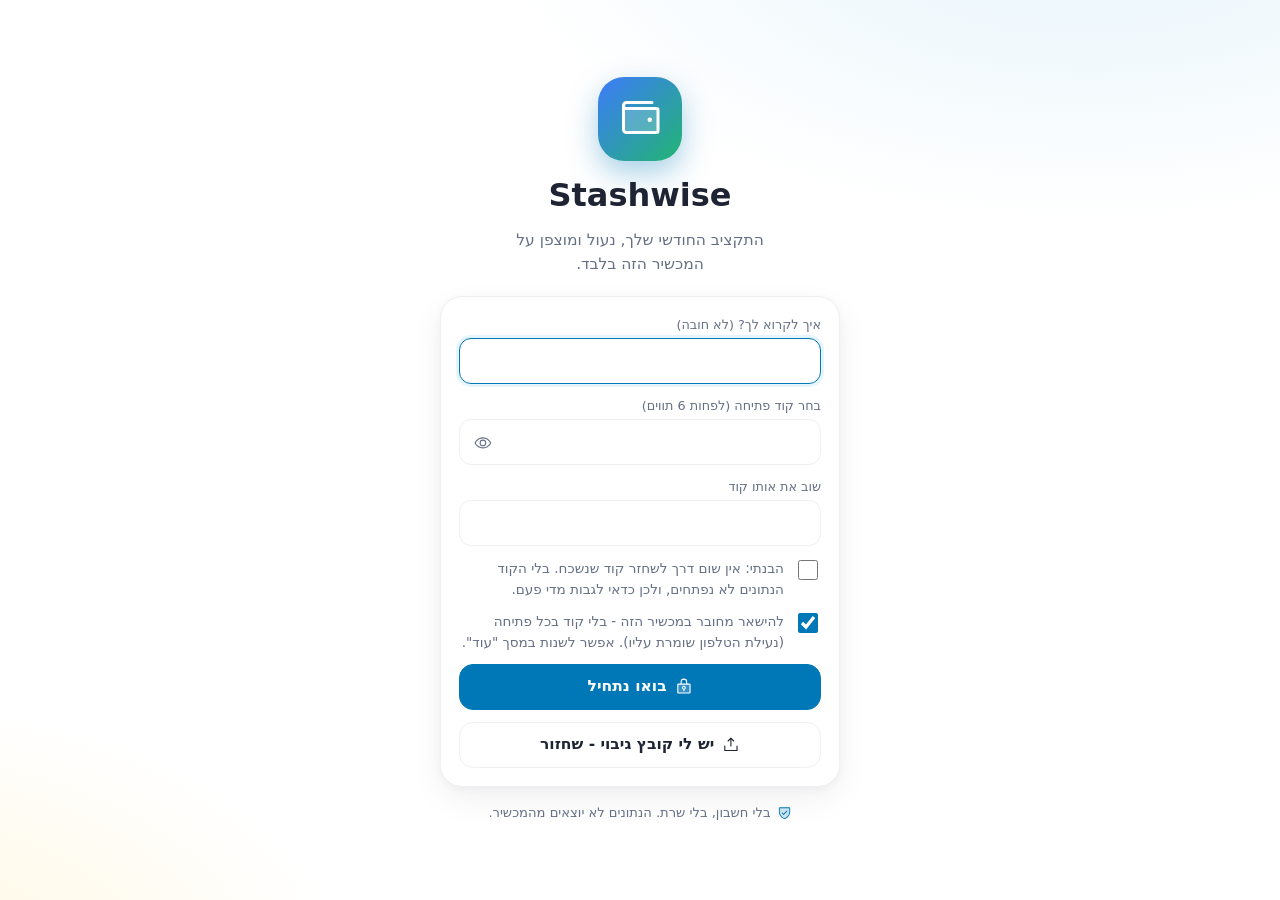
<file: index.html>
<!doctype html>
<html lang="he" dir="rtl">
<head>
<meta charset="utf-8">
<meta name="viewport" content="width=device-width,initial-scale=1,viewport-fit=cover">
<!-- Nothing may load from, or be sent to, any other site: every request is limited to this site's own files ('self'). -->
<meta http-equiv="Content-Security-Policy" content="default-src 'self'; script-src 'self' 'wasm-unsafe-eval'; style-src 'self' 'unsafe-inline'; img-src 'self' data: blob:; font-src 'self'; connect-src 'self'; worker-src 'self'; manifest-src 'self'; object-src 'none'; base-uri 'none'; form-action 'none'; frame-src 'none'">
<meta name="referrer" content="no-referrer">
<title>Stashwise</title>
<meta name="description" content="ניהול תקציב חודשי פרטי ומוצפן - כמה נשאר להוציא, חיסכון, הוצאות קבועות ותקציב לקטגוריות.">
<meta name="theme-color" content="#FFFFFF">
<meta name="apple-mobile-web-app-capable" content="yes">
<meta name="mobile-web-app-capable" content="yes">
<meta name="apple-mobile-web-app-status-bar-style" content="default">
<meta name="apple-mobile-web-app-title" content="Stashwise">
<meta name="format-detection" content="telephone=no">
<link rel="manifest" href="manifest.webmanifest">
<link rel="icon" href="icons/icon.svg" type="image/svg+xml">
<link rel="apple-touch-icon" href="icons/apple-touch-icon.png">
<link rel="stylesheet" href="css/app.css">
</head>
<body>
<div id="lock" class="lock" hidden></div>

<div id="app" hidden>
  <div id="update-bar" class="update-bar" hidden>
    <span>גרסה חדשה של Stashwise מוכנה.</span><button class="btn small" id="update-go" type="button">עדכון</button>
  </div>
  <header class="top">
    <div class="brand"><span class="logo"><svg class="ic" aria-hidden="true"><use href="assets/icons.svg#wallet"></use></svg></span><span>Stashwise</span></div>
    <div id="month-bar" class="month">
      <button id="m-prev" type="button" aria-label="החודש הקודם"><svg class="ic" aria-hidden="true"><use href="assets/icons.svg#caret-right"></use></svg></button>
      <span class="m-mid"><b id="m-label"></b><small id="m-range"></small></span>
      <button id="m-next" type="button" aria-label="החודש הבא"><svg class="ic" aria-hidden="true"><use href="assets/icons.svg#caret-left"></use></svg></button>
      <button id="m-today" class="m-today" type="button" hidden>להיום</button>
    </div>
    <button class="icon-btn" id="lock-now" type="button" aria-label="נעילה"><svg class="ic" aria-hidden="true"><use href="assets/icons.svg#lock"></use></svg></button>
  </header>
  <main class="wrap">
    <section id="view-home" class="view"></section>
    <section id="view-expenses" class="view" hidden></section>
    <section id="view-add" class="view" hidden></section>
    <section id="view-budget" class="view" hidden></section>
    <section id="view-more" class="view" hidden></section>
  </main>
  <nav class="tabs" aria-label="ניווט ראשי">
    <a href="#home" data-v="home"><svg class="ic" aria-hidden="true"><use href="assets/icons.svg#house"></use></svg><span>בית</span></a>
    <a href="#expenses" data-v="expenses"><svg class="ic" aria-hidden="true"><use href="assets/icons.svg#receipt"></use></svg><span>תנועות</span></a>
    <a href="#add" data-v="add" class="tab-add"><span class="plus"><svg class="ic" aria-hidden="true"><use href="assets/icons.svg#plus"></use></svg></span><span>הוספה</span></a>
    <a href="#budget" data-v="budget"><svg class="ic" aria-hidden="true"><use href="assets/icons.svg#sliders"></use></svg><span>תקציב</span></a>
    <a href="#more" data-v="more"><svg class="ic" aria-hidden="true"><use href="assets/icons.svg#gear"></use></svg><span>עוד</span></a>
  </nav>
</div>
<div id="sheet-root"></div>
<div id="toast" class="toast" role="status" aria-live="polite" hidden></div>
<noscript><p style="padding:24px">Stashwise צריכה JavaScript כדי לעבוד.</p></noscript>
<script type="module" src="js/app.js"></script>
</body>
</html>
</file>
<file: css/app.css>
/* שפע - calm mint + warm peach. Light by default, follows the phone's dark mode. */
:root {
  /* white app, bright friendly accents that change with context (good / watch / over, and per category) */
  --bg: #F6F8FC; --surface: #FFFFFF; --surface-2: #F1F4F9; --ink: #1E2433; --muted: #6B7385; --line: #E6EAF2;
  --primary: #3D7BFA; --primary-ink: #FFFFFF; --primary-soft: #E8F0FF;
  --yellow: #F6B829; --yellow-soft: #FFF6DC; --orange: #FF8A4C; --orange-soft: #FFEDE3; --green: #22B573; --green-soft: #E3F7EE;
  --peach: #FF8A4C; --peach-soft: #FFEDE3; --sky: #3D7BFA; --sky-soft: #E8F0FF; --lilac: #8B6CF6; --lilac-soft: #F0EBFF; --pink: #F2559A;
  --warn: #C98A06; --warn-soft: #FFF4D6; --bad: #E5484D; --bad-soft: #FDE8E8; --good: #1FA866;
  --hero: linear-gradient(135deg, #E9F2FF 0%, #E6FAF1 100%);
  --hero-watch: linear-gradient(135deg, #FFF6DA 0%, #FFEBDD 100%);
  --hero-over: linear-gradient(135deg, #FFE9E6 0%, #FFE3EE 100%);
  --hero-accent: #3D7BFA; --hero-bar: linear-gradient(90deg, #3D7BFA, #22B573);
  --shadow: 0 1px 2px rgba(30, 40, 70, .04), 0 8px 24px rgba(30, 40, 70, .06);
  --font: "Rubik", "Heebo", "Assistant", system-ui, -apple-system, "Segoe UI", "Noto Sans Hebrew", Arial, sans-serif;
  --r: 20px;
  color-scheme: light;
}

* { box-sizing: border-box; }
html { -webkit-text-size-adjust: 100%; }
body {
  margin: 0; background: var(--bg); color: var(--ink); font-family: var(--font); font-size: 15.5px; line-height: 1.5;
  -webkit-tap-highlight-color: transparent;
}
[hidden] { display: none !important; }
.ic { width: 1.15em; height: 1.15em; flex: none; display: inline-block; vertical-align: -.2em; }
.ic.big { width: 2.2rem; height: 2.2rem; }
h1, h2 { margin: 0; font-weight: 700; text-wrap: balance; }
h2 { font-size: 1.05rem; display: flex; align-items: center; gap: 8px; }
h2 .ic { color: var(--primary); }
p { margin: 0; }
.num { font-variant-numeric: tabular-nums; direction: ltr; unicode-bidi: isolate; display: inline-block; }
.muted { color: var(--muted); }
.small { font-size: .85rem; }
.hint { color: var(--muted); font-size: .86rem; display: flex; gap: 6px; align-items: flex-start; }
.hint .ic { margin-top: 2px; color: var(--primary); }
a { color: var(--primary); }
button, input, select, textarea { font: inherit; color: inherit; }
button, label[for], summary { cursor: pointer; }
:focus-visible { outline: 2px solid var(--primary); outline-offset: 2px; border-radius: 8px; }

/* ---------- shell ---------- */
.wrap { max-width: 720px; margin: 0 auto; padding-left: max(16px, env(safe-area-inset-left)); padding-right: max(16px, env(safe-area-inset-right)); padding-bottom: calc(100px + env(safe-area-inset-bottom)); }
.top {
  position: sticky; top: 0; z-index: 20; background: rgba(255, 255, 255, .9); border-bottom: 1px solid var(--line); backdrop-filter: blur(12px); -webkit-backdrop-filter: blur(12px);
  display: flex; align-items: center; gap: 10px; justify-content: space-between;
  padding: calc(10px + env(safe-area-inset-top)) max(16px, env(safe-area-inset-right)) 10px max(16px, env(safe-area-inset-left));
}
.top > * { flex: none; }
.brand { display: flex; align-items: center; gap: 8px; font-weight: 800; font-size: 1.25rem; color: var(--ink); }
.brand .logo { width: 32px; height: 32px; border-radius: 10px; background: linear-gradient(135deg, #3D7BFA, #22B573); color: #fff; display: grid; place-items: center; }
.brand .logo .ic { width: 1.2rem; height: 1.2rem; }

.month { display: flex; align-items: center; gap: 2px; background: var(--surface); border: 1px solid var(--line); border-radius: 999px; padding: 3px; position: relative; }
.month > button:not(.m-today) { border: 0; background: none; width: 34px; height: 34px; border-radius: 50%; display: grid; place-items: center; color: var(--muted); }
.month > button:hover { background: var(--surface-2); color: var(--ink); }
.m-mid { display: flex; flex-direction: column; align-items: center; min-width: 96px; line-height: 1.15; }
.m-mid b { font-size: .95rem; }
.m-mid small { font-size: .7rem; color: var(--muted); }
.m-mid small:empty { display: none; }
.m-today { position: absolute; top: calc(100% + 4px); left: 50%; transform: translateX(-50%); border: 0; background: var(--primary-soft); color: var(--primary); font-size: .75rem; font-weight: 600; padding: 2px 10px; border-radius: 999px; }
.update-bar { display: flex; align-items: center; justify-content: center; gap: 12px; padding: calc(8px + env(safe-area-inset-top)) 16px 8px; background: var(--primary); color: var(--primary-ink); font-weight: 500; }
.update-bar .btn { background: var(--primary-ink); color: var(--primary); border: 0; }
.view { display: flex; flex-direction: column; gap: 14px; padding-top: 8px; }

.tabs {
  position: fixed; inset: auto 0 0 0; z-index: 25; background: var(--surface); border-top: 1px solid var(--line);
  display: grid; grid-template-columns: repeat(5, 1fr); align-items: end;
  padding: 6px max(8px, env(safe-area-inset-right)) calc(6px + env(safe-area-inset-bottom)) max(8px, env(safe-area-inset-left));
}
.tabs a { display: flex; flex-direction: column; align-items: center; gap: 2px; padding: 6px 0; color: var(--muted); text-decoration: none; font-size: .74rem; font-weight: 500; border-radius: 12px; }
.tabs a .ic { width: 1.5rem; height: 1.5rem; }
.tabs a.on { color: var(--primary); }
.tabs a.on:not(.tab-add) .ic { transform: translateY(-1px); }
.tab-add .plus { width: 48px; height: 48px; margin-top: -22px; border-radius: 16px; background: linear-gradient(135deg, #FFB547, #FF7A45); color: var(--primary-ink); display: grid; place-items: center; box-shadow: 0 6px 18px rgba(255, 122, 69, .35); border: 3px solid var(--surface); }
.tabs a.tab-add.on .plus { background: linear-gradient(135deg, #3D7BFA, #22B573); }
@media (min-width: 760px) { .tabs { max-width: 560px; margin: 0 auto 14px; border: 1px solid var(--line); border-radius: 22px; box-shadow: var(--shadow); padding-bottom: 6px; } }

/* ---------- cards ---------- */
.card { background: var(--surface); border: 1px solid var(--line); border-radius: var(--r); padding: 16px; display: flex; flex-direction: column; gap: 12px; }
.card-h { display: flex; align-items: center; justify-content: space-between; gap: 10px; flex-wrap: wrap; }
.greet { font-size: 1.05rem; font-weight: 600; color: var(--muted); padding: 2px 4px 0; }
.empty { text-align: center; padding: 18px 8px; color: var(--muted); display: flex; flex-direction: column; align-items: center; gap: 8px; }
.empty .ic { color: var(--primary); opacity: .85; }

/* hero */
.hero { background: var(--hero); color: var(--ink); border: 1px solid #DCE8FB; border-radius: 26px; padding: 18px 20px; display: flex; flex-direction: column; gap: 10px; box-shadow: var(--shadow); }
.hero.watch { background: var(--hero-watch); border-color: #F8E3B0; --hero-accent: #D98A00; --hero-bar: linear-gradient(90deg, #F6B829, #FF8A4C); }
.hero.over { background: var(--hero-over); border-color: #F7CFCF; --hero-accent: #E5484D; --hero-bar: linear-gradient(90deg, #FF8A4C, #E5484D); }
.hero-big { color: var(--hero-accent); }
.hero-top { display: flex; justify-content: space-between; align-items: center; gap: 8px; flex-wrap: wrap; }
.hero-lbl { font-weight: 600; color: var(--ink); }
.pill { display: inline-flex; align-items: center; gap: 5px; background: #FFFFFF; color: var(--hero-accent); box-shadow: 0 1px 2px rgba(0,0,0,.05); padding: 3px 10px; border-radius: 999px; font-size: .8rem; font-weight: 600; }
.hero-big { font-size: clamp(2.7rem, 13vw, 3.8rem); font-weight: 700; line-height: 1; letter-spacing: -.02em; }
.hero-grid { display: grid; grid-template-columns: repeat(3, minmax(0, 1fr)); gap: 8px; }
.hero-grid div { background: rgba(255, 255, 255, .75); border-radius: 14px; padding: 8px 10px; display: flex; flex-direction: column; }
.hero-grid span { font-size: .75rem; color: var(--muted); }
.hero-grid b { font-size: 1.15rem; }
.hero-track { position: relative; height: 8px; border-radius: 999px; background: rgba(255, 255, 255, .9); }
.hero-track i { position: absolute; inset-block: 0; inset-inline-start: 0; border-radius: 999px; background: var(--hero-bar); }
.hero-track b { position: absolute; top: -4px; width: 3px; height: 16px; border-radius: 2px; background: var(--ink); opacity: .45; transform: translateX(50%); }
.hero-sub { font-size: .82rem; color: var(--muted); }

.forecast { flex-direction: row; align-items: flex-start; gap: 12px; }
.forecast b { font-weight: 600; }
.forecast p { color: var(--muted); font-size: .86rem; margin-top: 2px; }
.fc-ic { width: 40px; height: 40px; border-radius: 12px; display: grid; place-items: center; flex: none; background: var(--primary-soft); color: var(--primary); }
.forecast.bad .fc-ic { background: var(--bad-soft); color: var(--bad); }

.onboard { background: linear-gradient(160deg, var(--yellow-soft), var(--surface) 70%); }
.steps { list-style: none; margin: 0; padding: 0; display: flex; flex-direction: column; gap: 10px; counter-reset: s; }
.steps li { display: flex; align-items: center; gap: 10px; counter-increment: s; }
.steps li span { flex: 1; }
.steps li::before { content: counter(s); width: 28px; height: 28px; border-radius: 50%; background: var(--surface); border: 2px solid var(--primary); color: var(--primary); display: grid; place-items: center; font-weight: 700; flex: none; }
.steps li.done::before { content: "✓"; background: var(--primary); color: var(--primary-ink); }
.steps li.done span { color: var(--muted); text-decoration: line-through; }

.split { display: flex; height: 14px; border-radius: 999px; overflow: hidden; background: var(--surface-2); gap: 2px; }
.split i { display: block; height: 100%; }
.legend { display: flex; flex-wrap: wrap; gap: 6px 14px; font-size: .84rem; }
.legend span { display: inline-flex; align-items: center; gap: 6px; }
.legend.tight { font-size: .75rem; color: var(--muted); }
.dot { width: 10px; height: 10px; border-radius: 4px; flex: none; display: inline-block; }
.dot.ring { border: 2px solid var(--line); background: var(--surface-2); }

.cat-ic { width: 38px; height: 38px; border-radius: 12px; display: grid; place-items: center; flex: none; color: var(--c); background: color-mix(in srgb, var(--c) 15%, transparent); }
.cat-ic .ic { width: 1.3rem; height: 1.3rem; }
.env { display: flex; flex-direction: column; gap: 14px; }
.env-row { display: grid; grid-template-columns: 38px minmax(0, 1fr) auto; grid-template-rows: auto auto; column-gap: 10px; row-gap: 6px; align-items: center; }
.env-row .cat-ic { grid-row: span 2; }
.env-n { font-weight: 600; overflow: hidden; text-overflow: ellipsis; white-space: nowrap; }
.env-v { display: flex; flex-direction: column; align-items: flex-end; line-height: 1.2; text-align: end; }
.env-v small { color: var(--muted); font-size: .76rem; }
.bar { grid-column: 2 / 4; height: 8px; border-radius: 999px; background: var(--surface-2); overflow: hidden; }
.bar i { display: block; height: 100%; border-radius: 999px; background: var(--c, var(--primary)); }
.bar.warn i { background: var(--warn); }
.bar.bad i { background: var(--bad); }
.t-ok { color: var(--good); } .t-warn { color: var(--warn); } .t-bad { color: var(--bad); }

.donut-wrap { display: grid; grid-template-columns: 150px minmax(0, 1fr); gap: 16px; align-items: center; }
@media (max-width: 420px) { .donut-wrap { grid-template-columns: 1fr; justify-items: center; } }
.donut { width: 150px; height: 150px; transform: rotate(0deg); }
.donut .d-k { font-size: 3.1px; fill: var(--muted); font-family: var(--font); }
.donut .d-v { font-size: 4.6px; fill: var(--ink); font-weight: 700; font-family: var(--font); }
.dlist { display: flex; flex-direction: column; gap: 7px; width: 100%; font-size: .9rem; }
.dlist div { display: flex; align-items: center; gap: 8px; }
.grow { flex: 1; min-width: 0; overflow: hidden; text-overflow: ellipsis; white-space: nowrap; }

.months { display: grid; grid-template-columns: repeat(6, minmax(0, 1fr)); gap: 6px; align-items: end; }
.mcol { display: flex; flex-direction: column; align-items: center; gap: 4px; }
.mbar-wrap { position: relative; width: 100%; max-width: 38px; height: 110px; }
.mbar-b, .mbar { position: absolute; bottom: 0; left: 0; right: 0; border-radius: 8px 8px 4px 4px; display: block; }
.mbar-b { background: var(--surface-2); border: 1px dashed var(--line); }
.mbar { left: 6px; right: 6px; background: var(--peach); opacity: .75; }
.mbar.over { background: var(--bad); }
.mcol.cur .mbar { opacity: 1; }
.mlbl { font-size: .76rem; color: var(--muted); }
.mcol.cur .mlbl { color: var(--ink); font-weight: 700; }
.mval { font-size: .7rem; color: var(--muted); }

.goals { display: flex; flex-direction: column; gap: 12px; }
.goal-mini { display: flex; flex-direction: column; gap: 6px; }
.goal-mini .bar, .goal .bar { grid-column: auto; }
.goal-top { display: flex; justify-content: space-between; gap: 8px; font-size: .9rem; }

/* transactions */
.tx-list { display: flex; flex-direction: column; }
.tx { display: grid; grid-template-columns: 38px minmax(0, 1fr) auto; gap: 12px; align-items: center; padding: 10px 2px; background: none; border: 0; border-top: 1px solid var(--line); width: 100%; text-align: start; border-radius: 0; }
.tx:first-child { border-top: 0; }
.tx:hover { background: var(--surface-2); }
.tx-mid { min-width: 0; display: flex; flex-direction: column; }
.tx-m { font-weight: 500; overflow: hidden; text-overflow: ellipsis; white-space: nowrap; }
.tx-s { display: flex; flex-wrap: wrap; gap: 3px 8px; font-size: .78rem; color: var(--muted); align-items: center; }
.tx-a { font-weight: 700; white-space: nowrap; }
.tx-a.pos { color: var(--good); }
.tx-a.dim { color: var(--muted); font-weight: 500; text-decoration: line-through; }
.tx-a.back { color: var(--muted); font-weight: 500; text-decoration: line-through; text-decoration-color: #14B8C9; }
.rules summary h2 { display: inline; }
.rl-list { display: flex; flex-direction: column; gap: 8px; margin-top: 10px; max-height: 420px; overflow-y: auto; }
.rl-row { display: grid; grid-template-columns: minmax(0, 1fr) minmax(130px, 50%) 44px; gap: 8px; align-items: center; }
.rl-row[hidden] { display: none; }
.rl-n { min-width: 0; display: flex; flex-direction: column; }
.rl-n b { overflow: hidden; text-overflow: ellipsis; white-space: nowrap; }
.nc-inline { display: flex; gap: 8px; align-items: center; margin-top: 8px; }
.nc-inline input { flex: 1; min-width: 0; }
.chip.back { background: #E3F7FA; color: #0E7C89; }
.chip { display: inline-flex; align-items: center; gap: 4px; font-size: .7rem; font-weight: 600; padding: 1px 8px; border-radius: 999px; background: var(--surface-2); color: var(--muted); }
.chip .ic { width: .9em; height: .9em; }
.chip.good { background: var(--primary-soft); color: var(--good); }
.chip.lilac { background: var(--lilac-soft); color: var(--lilac); }
.chip.peach { background: var(--peach-soft); color: var(--peach); }
.chip.warn { background: var(--warn-soft); color: var(--warn); }
.day-h { font-size: .78rem; font-weight: 600; color: var(--muted); padding: 10px 2px 2px; }
.search { position: relative; }
.search .ic { position: absolute; top: 50%; inset-inline-start: 12px; transform: translateY(-50%); color: var(--muted); }
.search input { padding-inline-start: 38px; }
.fab { position: fixed; z-index: 22; bottom: calc(86px + env(safe-area-inset-bottom)); left: max(18px, calc(env(safe-area-inset-left) + 18px)); height: 50px; padding: 0 18px; border-radius: 16px; border: 0; background: var(--primary); color: #fff; font-weight: 600; display: flex; align-items: center; gap: 8px; box-shadow: 0 8px 22px rgba(0, 0, 0, .18); }

/* forms */
.field { display: flex; flex-direction: column; gap: 4px; min-width: 0; }
.field label, .field > span { font-size: .8rem; color: var(--muted); font-weight: 500; }
input[type=text], input[type=number], input[type=date], input[type=search], input[type=password], select, textarea {
  width: 100%; min-width: 0; min-height: 46px; padding: 10px 12px; border-radius: 12px; border: 1px solid var(--line); background: var(--surface); font-size: 16px;
}
textarea { resize: vertical; line-height: 1.5; }
input[type=number] { direction: ltr; text-align: right; }
input:focus, select:focus, textarea:focus { outline: none; border-color: var(--primary); box-shadow: 0 0 0 3px var(--primary-soft); }
.row2 { display: grid; grid-template-columns: repeat(2, minmax(0, 1fr)); gap: 10px; }
.btn-row { display: flex; flex-wrap: wrap; gap: 10px; }
.btn { display: inline-flex; align-items: center; justify-content: center; gap: 8px; min-height: 46px; padding: 0 16px; border-radius: 14px; border: 1px solid var(--line); background: var(--surface); font-weight: 600; text-decoration: none; color: var(--ink); }
.btn:hover { background: var(--surface-2); }
.btn.primary { background: var(--primary); border-color: var(--primary); color: var(--primary-ink); }
.btn.primary:hover { filter: brightness(1.06); }
.btn.ghost { border-color: transparent; background: var(--surface-2); }
.btn.small { min-height: 36px; padding: 0 12px; font-size: .85rem; border-radius: 11px; }
.btn.wide { width: 100%; }
.btn.danger { color: var(--bad); }
.btn.armed, .btn.danger.armed { background: var(--bad); border-color: var(--bad); color: #fff; }
.btn:disabled { opacity: .5; cursor: not-allowed; }
.icon-btn { width: 42px; height: 42px; border-radius: 12px; border: 0; background: none; display: grid; place-items: center; color: var(--muted); flex: none; }
.icon-btn:hover { background: var(--surface-2); color: var(--ink); }
.icon-btn.armed { background: var(--bad); color: #fff; }
.link-btn { background: none; border: 0; color: var(--muted); text-decoration: underline; padding: 8px; }
.seg { display: inline-flex; background: var(--surface-2); border-radius: 12px; padding: 3px; gap: 3px; }
.seg button { border: 0; background: none; padding: 6px 14px; border-radius: 9px; font-weight: 600; color: var(--muted); }
.seg button.on { background: var(--surface); color: var(--ink); box-shadow: var(--shadow); }

/* add */
.intro p { font-size: .9rem; }
.option { display: flex; align-items: center; gap: 14px; background: var(--surface); border: 1px solid var(--line); border-radius: var(--r); padding: 16px; text-align: start; width: 100%; }
.option:hover { border-color: var(--primary); }
.opt-ic { width: 48px; height: 48px; border-radius: 15px; display: grid; place-items: center; flex: none; color: var(--c); background: color-mix(in srgb, var(--c) 14%, transparent); }
.opt-ic .ic { width: 1.6rem; height: 1.6rem; }
.opt-t { flex: 1; display: flex; flex-direction: column; min-width: 0; }
.opt-t small { color: var(--muted); font-size: .84rem; }
.badge { font-size: .72rem; font-weight: 700; color: var(--primary); background: var(--primary-soft); padding: 3px 9px; border-radius: 999px; }
.option .go { color: var(--muted); }
.help summary { font-weight: 600; display: flex; align-items: center; gap: 8px; list-style: none; }
.help summary::-webkit-details-marker { display: none; }
.help p { font-size: .9rem; }
.help[open] { gap: 10px; }
.how { margin: 0; padding-inline-start: 20px; display: flex; flex-direction: column; gap: 6px; font-size: .92rem; }
.status { flex-direction: row; align-items: center; }
.spin { width: 18px; height: 18px; border-radius: 50%; border: 2.5px solid color-mix(in srgb, currentColor 25%, transparent); border-top-color: currentColor; animation: sp .9s linear infinite; flex: none; display: inline-block; }
@keyframes sp { to { transform: rotate(360deg); } }
@media (prefers-reduced-motion: reduce) { .spin { animation-duration: 3s; } }
.notice { display: flex; gap: 10px; align-items: flex-start; padding: 12px 14px; border-radius: 14px; background: var(--warn-soft); font-size: .9rem; }
.notice .ic { color: var(--warn); margin-top: 2px; }
.notice.bad { background: var(--bad-soft); }
.notice.bad .ic { color: var(--bad); }
.filebar { display: flex; flex-direction: column; gap: 10px; }
.filebar summary { font-size: .86rem; color: var(--primary); font-weight: 600; }
.map-grid { display: grid; grid-template-columns: repeat(2, minmax(0, 1fr)); gap: 8px; margin-top: 8px; }
.row-tools { display: flex; gap: 8px; flex-wrap: wrap; }
.rev { display: flex; flex-direction: column; gap: 10px; }
.rev-row { background: var(--surface); border: 1px solid var(--line); border-radius: 16px; padding: 12px; display: grid; grid-template-columns: 28px minmax(0, 1fr); gap: 8px 10px; }
.rev-row.off { opacity: .55; }
.rev-row > input[type=checkbox] { width: 22px; height: 22px; margin: 12px 0 0; accent-color: var(--primary); }
.rev-f { display: grid; grid-template-columns: repeat(2, minmax(0, 1fr)); gap: 8px; }
.rev-f .wide { grid-column: 1 / -1; }
@media (min-width: 640px) { .rev-f { grid-template-columns: repeat(4, minmax(0, 1fr)); } }
.rev-b { grid-column: 2; display: flex; flex-wrap: wrap; gap: 6px; }
.rev-b:empty { display: none; }
.savebar { position: sticky; bottom: calc(84px + env(safe-area-inset-bottom)); z-index: 5; background: var(--surface); border: 1px solid var(--line); border-radius: 16px; padding: 10px 12px; display: flex; gap: 10px; align-items: center; justify-content: space-between; box-shadow: var(--shadow); }

/* budget */
.sumgrid { display: grid; grid-template-columns: repeat(2, minmax(0, 1fr)); gap: 8px; }
@media (min-width: 560px) { .sumgrid { grid-template-columns: repeat(4, minmax(0, 1fr)); } }
.stat { background: var(--surface-2); border-radius: 14px; padding: 10px 12px; display: flex; flex-direction: column; }
.stat span { font-size: .78rem; color: var(--muted); }
.stat b { font-size: 1.15rem; }
.stat.hl { background: var(--primary-soft); }
.stat.hl b { color: var(--primary); }
.unalloc { font-size: .88rem; padding: 9px 12px; border-radius: 12px; background: var(--surface-2); display: flex; align-items: center; gap: 6px; flex-wrap: wrap; }
.unalloc.ok { background: var(--primary-soft); color: var(--good); }
.unalloc.bad { background: var(--bad-soft); color: var(--bad); }
.elist { display: flex; flex-direction: column; gap: 10px; }
.erow { display: grid; grid-template-columns: minmax(0, 1.4fr) minmax(0, 1fr) 42px; gap: 8px; align-items: end; }
.erow.fx { grid-template-columns: minmax(0, 1.2fr) minmax(0, .8fr) minmax(0, 1.2fr) 42px; }
@media (max-width: 540px) { .erow.fx { grid-template-columns: minmax(0, 1fr) minmax(0, 1fr) 42px; } .erow.fx .kw { grid-column: 1 / 3; grid-row: 2; } }
.del { color: var(--muted); }
.sv-line { font-size: .92rem; }
.goal { border: 1px solid var(--line); border-radius: 16px; padding: 12px; display: flex; flex-direction: column; gap: 10px; background: var(--surface-2); }
.goal input { background: var(--surface); }
.goal-foot { display: flex; align-items: center; justify-content: space-between; gap: 8px; flex-wrap: wrap; font-size: .85rem; }
.crow { display: grid; grid-template-columns: 38px minmax(0, 1.5fr) minmax(0, 1fr) 42px; gap: 8px; align-items: center; }
.newcat { display: flex; flex-direction: column; gap: 10px; border-top: 1px dashed var(--line); padding-top: 12px; }
.newcat summary { font-weight: 600; color: var(--primary); display: flex; align-items: center; gap: 6px; list-style: none; }
.newcat summary::-webkit-details-marker { display: none; }
.newcat[open] summary { margin-bottom: 10px; }
.newcat .btn { margin-top: 10px; align-self: flex-start; }
.icon-pick { display: flex; flex-wrap: wrap; gap: 6px; margin-top: 10px; }
.icon-pick button { width: 40px; height: 40px; border-radius: 12px; border: 1px solid var(--line); background: var(--surface); display: grid; place-items: center; color: var(--muted); }
.icon-pick button.on { border-color: var(--primary); background: var(--primary-soft); color: var(--primary); }
.explain p { font-size: .9rem; color: var(--muted); }

/* more */
.facts { list-style: none; margin: 0; padding: 0; display: flex; flex-direction: column; gap: 10px; }
.facts li { display: flex; gap: 10px; align-items: flex-start; font-size: .92rem; }
.facts .ic { color: var(--primary); margin-top: 3px; }
.ok-line { display: flex; align-items: center; gap: 8px; color: var(--good); font-weight: 600; }
.danger-zone { border-color: color-mix(in srgb, var(--bad) 35%, var(--line)); }
.danger-zone h2 .ic { color: var(--bad); }

/* lock */
.lock { min-height: 100vh; min-height: 100dvh; display: grid; place-items: center; padding: max(24px, env(safe-area-inset-top)) max(16px, env(safe-area-inset-right)) max(24px, env(safe-area-inset-bottom)) max(16px, env(safe-area-inset-left));
  background: radial-gradient(1000px 520px at 85% -10%, var(--primary-soft), transparent 60%), radial-gradient(800px 480px at -10% 110%, var(--yellow-soft), transparent 60%), #FFFFFF; }
.lock-card { width: 100%; max-width: 400px; display: flex; flex-direction: column; align-items: center; gap: 10px; text-align: center; }
.lock-logo { width: 84px; height: 84px; border-radius: 26px; background: linear-gradient(135deg, #3D7BFA, #22B573); color: #fff; display: grid; place-items: center; box-shadow: 0 12px 30px color-mix(in srgb, var(--primary) 35%, transparent); }
.lock-logo .ic { width: 3rem; height: 3rem; }
.lock-card h1 { font-size: 2rem; color: var(--ink); }
.lock-sub { color: var(--muted); max-width: 30ch; }
.lock-form { width: 100%; display: flex; flex-direction: column; gap: 12px; text-align: start; margin-top: 10px; background: var(--surface); border: 1px solid var(--line); border-radius: 22px; padding: 18px; box-shadow: var(--shadow); }
.pass-wrap { position: relative; }
.pass-wrap input { padding-inline-end: 48px; }
.pass-wrap .icon-btn { position: absolute; inset-inline-end: 2px; top: 2px; }
.check { display: flex; gap: 10px; align-items: flex-start; font-size: .85rem; color: var(--muted); }
.check input { width: 20px; height: 20px; margin-top: 2px; accent-color: var(--primary); flex: none; }
.form-err { color: var(--bad); background: var(--bad-soft); padding: 8px 12px; border-radius: 10px; font-size: .88rem; }
.lock-foot { color: var(--muted); font-size: .82rem; display: flex; align-items: center; gap: 6px; margin-top: 6px; }
.lock-foot .ic { color: var(--primary); }

/* sheet + toast */
.sheet-bg { position: fixed; inset: 0; z-index: 50; background: rgba(20, 28, 45, .35); display: flex; align-items: flex-end; justify-content: center; animation: fade .15s ease-out; }
.sheet { width: 100%; max-width: 560px; background: var(--surface); border-radius: 24px 24px 0 0; max-height: 92vh; max-height: 92dvh; overflow: auto;
  padding: 16px max(16px, env(safe-area-inset-right)) calc(18px + env(safe-area-inset-bottom)) max(16px, env(safe-area-inset-left)); display: flex; flex-direction: column; gap: 12px; animation: up .2s ease-out; }
.sheet-h { display: flex; align-items: center; justify-content: space-between; }
@media (min-width: 760px) { .sheet-bg { align-items: center; } .sheet { border-radius: 24px; } }
@keyframes up { from { transform: translateY(24px); opacity: .6; } }
@keyframes fade { from { opacity: 0; } }
@media (prefers-reduced-motion: reduce) { .sheet, .sheet-bg { animation: none; } }
.toast { position: fixed; z-index: 60; bottom: calc(96px + env(safe-area-inset-bottom)); left: 50%; transform: translateX(-50%); background: var(--ink); color: var(--bg); padding: 10px 16px; border-radius: 14px; font-weight: 500; max-width: calc(100% - 32px); box-shadow: var(--shadow); text-align: center; }

/* screenshots, privacy, review (v1.1) */
.option.drop.over { border-color: var(--primary); background: var(--primary-soft); }
.privacy { flex-direction: row; gap: 12px; align-items: flex-start; background: linear-gradient(160deg, var(--green-soft), var(--surface) 75%); }
.privacy > .ic { color: var(--green) !important; }
.privacy > .ic { width: 1.6rem; height: 1.6rem; color: var(--primary); flex: none; margin-top: 2px; }
.privacy p { color: var(--muted); font-size: .86rem; margin-top: 2px; }
.reading { align-items: center; text-align: center; padding: 28px 18px; }
.read-ic { width: 64px; height: 64px; border-radius: 20px; background: var(--primary-soft); color: var(--primary); display: grid; place-items: center; }
.read-ic .ic { width: 2rem; height: 2rem; animation: pulse 1.6s ease-in-out infinite; }
@keyframes pulse { 50% { transform: scale(.88); opacity: .7; } }
@media (prefers-reduced-motion: reduce) { .read-ic .ic { animation: none; } }
.progress { width: 100%; height: 10px; border-radius: 999px; background: var(--surface-2); overflow: hidden; }
.progress i { display: block; height: 100%; border-radius: 999px; background: var(--primary); transition: width .3s ease; }
.rv-stats { display: flex; flex-wrap: wrap; gap: 6px; }
.rv-stats .chip { font-size: .78rem; padding: 3px 10px; }
.link-btn.left { align-self: flex-start; padding: 0; color: var(--primary); }
.rev-main { min-width: 0; display: flex; flex-direction: column; gap: 6px; }
.rev-top { display: flex; justify-content: space-between; gap: 10px; align-items: baseline; }
.rev-name { min-width: 0; overflow: hidden; text-overflow: ellipsis; white-space: nowrap; font-weight: 600; }
.rev-amt { white-space: nowrap; }
.rev-meta { display: flex; flex-wrap: wrap; align-items: center; gap: 4px 8px; font-size: .8rem; color: var(--muted); }
.rev-meta > .ic { width: .95em; height: .95em; }
.rev-cat select { min-height: 40px; padding: 6px 10px; font-size: 15px; }
.rev-edit summary { font-size: .82rem; color: var(--primary); font-weight: 600; display: inline-flex; align-items: center; gap: 4px; list-style: none; }
.rev-edit summary::-webkit-details-marker { display: none; }
.rev-edit[open] summary { margin-bottom: 8px; }
.rev-row > input[type=checkbox] { margin-top: 2px; }
input[type=time] { width: 100%; min-width: 0; min-height: 46px; padding: 10px 12px; border-radius: 12px; border: 1px solid var(--line); background: var(--surface); font-size: 16px; }

/* v1.2: inbox, insights, tiles, slip, drill-down */
.remind { flex-direction: row; align-items: center; gap: 12px; background: linear-gradient(135deg, var(--yellow-soft), #FFFFFF 80%); border-color: #F8E3B0; }
.remind p { color: var(--muted); font-size: .85rem; }
.r-ic { width: 44px; height: 44px; border-radius: 14px; display: grid; place-items: center; flex: none; background: #FFFFFF; color: var(--yellow); box-shadow: var(--shadow); }
.r-ic .ic { width: 1.5rem; height: 1.5rem; }
.grow2 { flex: 1; min-width: 0; }
.inbox { border-color: #DCE8FB; background: linear-gradient(160deg, var(--primary-soft), #FFFFFF 60%); }
.count { display: inline-grid; place-items: center; min-width: 24px; height: 24px; padding: 0 7px; border-radius: 999px; background: var(--primary); color: #fff; font-size: .78rem; }
.inbox-list { display: flex; flex-direction: column; gap: 10px; }
.ib-row { background: #FFFFFF; border: 1px solid var(--line); border-radius: 16px; padding: 12px; display: flex; flex-direction: column; gap: 6px; }
.ib-top { display: flex; justify-content: space-between; gap: 10px; }
.ib-top b:first-child { min-width: 0; overflow: hidden; text-overflow: ellipsis; white-space: nowrap; }
.ib-meta { font-size: .78rem; color: var(--muted); }
.chips { display: flex; flex-wrap: wrap; gap: 6px; }
.qchip { display: inline-flex; align-items: center; gap: 5px; border: 1px solid color-mix(in srgb, var(--c, var(--muted)) 30%, transparent); background: color-mix(in srgb, var(--c, var(--muted)) 10%, #FFFFFF); color: var(--ink); padding: 6px 11px; border-radius: 999px; font-size: .82rem; font-weight: 500; min-height: 34px; }
.qchip .ic { color: var(--c, var(--muted)); width: 1em; height: 1em; }
.qchip:hover { background: color-mix(in srgb, var(--c, var(--muted)) 20%, #FFFFFF); }
.qchip.more, .qchip.keep { --c: #7E8AA3; }
.qchip.keep { color: var(--muted); }
.chips.big .qchip { font-size: .95rem; padding: 10px 14px; min-height: 44px; }
.tiles { display: grid; grid-template-columns: repeat(3, minmax(0, 1fr)); gap: 10px; }
.tile { border-radius: 18px; padding: 12px; display: flex; flex-direction: column; gap: 2px; min-width: 0; border: 1px solid var(--line); background: #FFFFFF; }
.tile span { display: flex; align-items: center; gap: 5px; font-size: .74rem; color: var(--muted); }
.tile span .ic { width: 1em; height: 1em; }
.tile b { font-size: 1.12rem; }
.tile small { font-size: .74rem; color: var(--muted); overflow: hidden; text-overflow: ellipsis; white-space: nowrap; }
.t-orange { background: var(--orange-soft); border-color: #FFD9C4; } .t-orange span .ic { color: var(--orange); }
.t-blue { background: var(--primary-soft); border-color: #D3E2FD; } .t-blue span .ic { color: var(--primary); }
.t-green { background: var(--green-soft); border-color: #C9EEDC; } .t-green span .ic { color: var(--green); }
@media (max-width: 380px) { .tiles { grid-template-columns: 1fr 1fr; } .tiles .tile:last-child { grid-column: 1 / -1; } }
.insights { display: flex; flex-direction: column; gap: 8px; }
.ins { display: flex; gap: 10px; align-items: flex-start; padding: 10px 12px; border-radius: 14px; font-size: .9rem; }
.ins .ic { width: 1.2rem; height: 1.2rem; flex: none; margin-top: 2px; }
.ins.alert { background: var(--orange-soft); } .ins.alert .ic { color: var(--orange); }
.ins.tip { background: var(--yellow-soft); } .ins.tip .ic { color: var(--warn); }
.ins.good { background: var(--green-soft); } .ins.good .ic { color: var(--green); }
.env-row[data-catd] { cursor: pointer; border-radius: 12px; margin: -4px; padding: 4px; }
.env-row[data-catd]:hover { background: var(--surface-2); }
.cat-head { display: flex; align-items: center; gap: 12px; }
.cat-head b { font-size: 1.3rem; }
.map-link { display: inline-flex; align-items: center; gap: 6px; font-size: .88rem; font-weight: 600; text-decoration: none; color: var(--primary); }
.map-link small { color: var(--muted); font-weight: 400; }
.slip-card { background: linear-gradient(170deg, var(--yellow-soft), #FFFFFF 45%); }
.slip-big { display: flex; flex-direction: column; gap: 4px; }
.slip-big span { color: var(--muted); font-size: .85rem; }
.slip-big input { font-size: 1.8rem; font-weight: 700; min-height: 60px; }
.sr { position: absolute; width: 1px; height: 1px; overflow: hidden; clip: rect(0 0 0 0); }

/* ===== v2 "Stashwise": calm home, one next step, rewards ===== */
:root { --gold: #F6B829; --gold-ink: #7A5500; --gold-soft: #FFF6DC; }
body { background: #FFFFFF; }
.view { gap: 16px; }
.card { border-color: #EEF1F6; box-shadow: 0 1px 2px rgba(30, 40, 70, .03); }
.greet { font-size: 1rem; font-weight: 600; color: var(--muted); padding: 4px 4px 0; }
.link { background: none; border: 0; color: var(--primary); font-weight: 600; font-size: .88rem; text-decoration: none; padding: 4px; }

.hero2 { --rc: var(--green); display: flex; flex-direction: column; align-items: center; gap: 6px; padding: 8px 0 4px; text-align: center; }
.hero2.watch { --rc: var(--yellow); } .hero2.over { --rc: var(--bad); }
.ring-wrap { position: relative; width: min(230px, 64vw); aspect-ratio: 1; max-width: 100%; }
.ring { width: 100%; height: 100%; transform: rotate(-90deg); }
.ring circle { fill: none; stroke-width: 9; }
.ring-bg { stroke: #EEF2F7; }
.ring-fg { stroke: var(--rc); stroke-linecap: round; transition: stroke-dashoffset .9s cubic-bezier(.2, .8, .2, 1); }
.ring-in { position: absolute; inset: 0; display: flex; flex-direction: column; align-items: center; justify-content: center; gap: 2px; }
.h-lbl { font-size: .9rem; color: var(--muted); font-weight: 500; }
.h-big { font-size: clamp(2.3rem, 12vw, 3.1rem); font-weight: 800; letter-spacing: -.02em; color: var(--ink); line-height: 1.05; }
.hero2.over .h-big { color: var(--bad); }
.h-sub { color: var(--muted); font-size: .92rem; }
.fc { display: inline-flex; align-items: center; gap: 6px; font-size: .84rem; font-weight: 600; padding: 5px 12px; border-radius: 999px; }
.fc.ok { background: var(--green-soft); color: var(--good); } .fc.bad { background: var(--orange-soft); color: #C2531B; }

.next { gap: 10px; border: 0; }
.next p { color: var(--muted); font-size: .9rem; }
.nx-h { display: flex; align-items: center; gap: 10px; }
.nx-h b { flex: 1; font-size: 1rem; }
.nx-ic { width: 34px; height: 34px; border-radius: 11px; display: grid; place-items: center; background: #FFFFFF; flex: none; }
.nx-count { font-size: .78rem; color: var(--muted); }
.next.ask { background: var(--primary-soft); } .next.ask .nx-ic { color: var(--primary); }
.next.slip { background: var(--gold-soft); } .next.slip .nx-ic { color: var(--gold); }
.next.warnc { background: var(--orange-soft); } .next.warnc .nx-ic { color: var(--orange); }
.next.goodc { background: var(--green-soft); } .next.goodc .nx-ic { color: var(--green); }
.next .btn { align-self: flex-start; }
.next .qchip { background: #FFFFFF; }

.save-card { gap: 14px; }
.streak { display: flex; align-items: center; gap: 12px; }
.streak b { display: block; }
.streak small { color: var(--muted); font-size: .82rem; }
.flame { width: 40px; height: 40px; border-radius: 13px; display: grid; place-items: center; background: linear-gradient(135deg, #FFB547, #FF7A45); color: #fff; flex: none; }
.flame .ic { width: 1.35rem; height: 1.35rem; }
.goal-hero { display: flex; flex-direction: column; gap: 8px; }
.gh-top { display: flex; align-items: center; gap: 12px; }
.gh-top small { display: block; color: var(--muted); font-size: .82rem; }
.gh-ic { width: 40px; height: 40px; border-radius: 13px; display: grid; place-items: center; background: var(--gold-soft); color: var(--gold); flex: none; }
.gh-ic .ic { width: 1.35rem; height: 1.35rem; }
.gh-pct { color: var(--gold-ink); font-size: 1.1rem; }
.gold-bar { height: 12px; border-radius: 999px; background: var(--gold-soft); overflow: hidden; }
.gold-bar i { display: block; height: 100%; border-radius: 999px; background: linear-gradient(90deg, #F6B829, #FFCF5C); transition: width .8s cubic-bezier(.2, .8, .2, 1); }
.btn.gold { background: var(--gold); border-color: var(--gold); color: #3B2A00; align-self: flex-start; }

.cats { display: flex; flex-direction: column; gap: 14px; }
.cat-line { display: flex; align-items: center; gap: 12px; cursor: pointer; border-radius: 12px; }
.cl-mid { flex: 1; min-width: 0; display: flex; flex-direction: column; gap: 6px; }
.cl-top { display: flex; justify-content: space-between; gap: 8px; font-size: .92rem; }
.cl-n { font-weight: 600; overflow: hidden; text-overflow: ellipsis; white-space: nowrap; }
.cl-v { white-space: nowrap; color: var(--muted); font-size: .85rem; }
.cat-line .bar { grid-column: auto; }

.analysis-btn { display: flex; align-items: center; gap: 12px; width: 100%; padding: 14px 16px; border-radius: var(--r); border: 1px dashed #D9DFEA; background: #FFFFFF; text-align: start; color: var(--ink); }
.analysis-btn > .ic:first-child { color: var(--primary); width: 1.4rem; height: 1.4rem; }
.analysis-btn span { flex: 1; display: flex; flex-direction: column; }
.analysis-btn small { color: var(--muted); font-size: .8rem; }
.analysis { display: flex; flex-direction: column; gap: 12px; }
.analysis h3 { margin: 6px 0 0; font-size: .95rem; }
.welcome { align-items: center; text-align: center; padding: 28px 18px; background: linear-gradient(170deg, var(--primary-soft), #FFFFFF 60%); }
.welcome p { color: var(--muted); max-width: 32ch; }
.w-ic { width: 64px; height: 64px; border-radius: 20px; display: grid; place-items: center; background: linear-gradient(135deg, #3D7BFA, #22B573); color: #fff; }
.w-ic .ic { width: 2rem; height: 2rem; }
.spark { position: fixed; z-index: 70; width: 8px; height: 8px; border-radius: 2px; pointer-events: none; animation: spark .85s cubic-bezier(.2, .7, .3, 1) forwards; }
@keyframes spark { to { transform: translate(var(--dx), var(--dy)) rotate(260deg); opacity: 0; } }
.top { border-bottom-color: transparent; }
.brand { font-weight: 800; letter-spacing: -.01em; direction: ltr; }
.explain summary { list-style: none; } .explain summary::-webkit-details-marker { display: none; }
.explain[open] summary { margin-bottom: 8px; }
.hint.center { justify-content: center; text-align: center; }
@media (max-width: 420px) {
  .top { gap: 6px; }
  .brand { font-size: 1.05rem; gap: 6px; }
  .brand .logo { width: 28px; height: 28px; }
  .m-mid { min-width: 82px; }
  .month > button:not(.m-today) { width: 30px; }
  .top .icon-btn { width: 36px; }
}
@media (max-width: 350px) { .brand > span:not(.logo) { display: none; } }
.card4 { display: flex; align-items: flex-end; gap: 10px; background: var(--surface-2); border-radius: 14px; padding: 10px 12px; }
.card4 .field { flex: 1; }
.card4 input { max-width: 160px; letter-spacing: .2em; font-weight: 700; direction: ltr; text-align: right; }
.c4-ic { width: 40px; height: 46px; border-radius: 12px; display: grid; place-items: center; background: #FFFFFF; color: var(--primary); flex: none; }
.c4-ic .ic { width: 1.4rem; height: 1.4rem; }
.grp-h { display: flex; align-items: flex-end; gap: 10px; background: var(--primary-soft); border-radius: 16px; padding: 10px 12px; margin-top: 4px; }
.grp-t { flex: 1; min-width: 0; display: flex; flex-direction: column; align-self: center; }
.grp-t small { color: var(--muted); font-size: .8rem; }
.grp-h .field { width: 104px; flex: none; }
.grp-h input { letter-spacing: .18em; font-weight: 700; direction: ltr; text-align: center; background: #FFFFFF; }
.next.backup { background: var(--green-soft); } .next.backup .nx-ic { color: var(--green); }
.crow-n { display: flex; flex-direction: column; gap: 2px; min-width: 0; }
.crow-n small { font-size: .74rem; color: var(--muted); padding-inline-start: 4px; }
.crow { align-items: start; } .crow > .cat-ic, .crow > .icon-btn { margin-top: 4px; }

/* review pass: fit small phones, bigger touch targets */
.search input[type=search] { padding-inline-start: 40px; }
.crow { grid-template-columns: 38px minmax(0, 1fr) 92px 44px; }
.crow input[type=number] { text-align: center; padding-inline: 6px; }
.icon-btn { width: 44px; height: 44px; }
.month > button:not(.m-today) { width: 38px; height: 38px; }
@media (max-width: 420px) { .month > button:not(.m-today) { width: 36px; height: 36px; } .m-mid { min-width: 76px; } }
.newcat summary { min-height: 44px; }
.m-today { white-space: nowrap; }
.chip { white-space: nowrap; }
.empty-month { align-items: center; text-align: center; padding: 28px 18px; }
.empty-month p { color: var(--muted); }
.empty-month .ic { color: var(--primary); }
.toast { display: flex; align-items: center; justify-content: center; gap: 12px; }
.toast-act { background: none; border: 0; color: #9EC2FF; font-weight: 700; padding: 4px 6px; min-height: 36px; }
@media (min-width: 760px) { .wrap { padding-bottom: 140px; } }
@media (max-width: 420px) {
  .crow { grid-template-columns: 34px minmax(0, 1fr) 72px 36px; gap: 6px; }
  .crow .cat-ic { width: 34px; height: 34px; }
  .crow .icon-btn { width: 36px; }
  .crow input[type=text] { padding-inline: 8px; }
}

/* ============ v3.2: soft, airy look + playful motion ============ */
:root {
  /* calm blue = trust, green = growth and "you're fine", gold = reward, soft orange = caution. Red only for delete and real errors. */
  --bg: #FFFFFF; --surface-2: #F5F6F8; --line: #EEF0F3; --muted: #667085;
  --primary: #0077B6; --primary-soft: #E6F4FB; --sky: #0077B6; --sky-soft: #E6F4FB; --hero-accent: #0077B6;
  --good: #12805C; --green-soft: #E4F6EE; --warn: #B45309; --warn-soft: #FFF1E3; --bad: #D93A3F;
  --gold-ink: #8A5A00;
  --shadow: 0 2px 8px rgba(16, 24, 40, .04), 0 12px 32px rgba(16, 24, 40, .06);
  --r: 24px;
  --spring: cubic-bezier(.34, 1.56, .64, 1); --out: cubic-bezier(.22, 1, .36, 1);
}
.card { border: 0; box-shadow: var(--shadow); padding: 18px; }
.card.next { box-shadow: none; }
.view { gap: 18px; }
.btn, .pill-btn, .qchip, .icon-btn, .tabs a, .cat-line, .tx, .analysis-btn, .jar, .vault, .bk-day { transition: transform .12s ease-out, background-color .15s, box-shadow .15s; }
.btn:active, .pill-btn:active, .qchip:active, .analysis-btn:active, .cat-line:active { transform: scale(.97); }
.btn.small { min-height: 44px; border-radius: 14px; }
.link { display: inline-flex; align-items: center; min-height: 44px; padding: 0 6px; }
.cat-line { min-height: 48px; }
.month > button:not(.m-today) { width: 44px; height: 44px; }
.month { border: 0; box-shadow: var(--shadow); }
.toast { bottom: auto; top: calc(14px + env(safe-area-inset-top)); border-radius: 18px; box-shadow: 0 10px 30px rgba(16, 24, 40, .22); animation: toastin .32s var(--spring) both; }
@keyframes toastin { from { transform: translate(-50%, -16px) scale(.92); opacity: 0; } }
.tab-add .plus, .tabs a.tab-add.on .plus { background: var(--primary); box-shadow: 0 8px 20px rgba(0, 119, 182, .28); border-radius: 18px; }
.analysis-btn { border: 0; box-shadow: var(--shadow); }
.bar.nobudget { display: none; }
.bar.bad i { background: var(--orange); } .t-bad { color: var(--warn); }
.fc.ok, .badge.zero { color: var(--good); font-weight: 700; }
.sheet { animation: sheetup .28s cubic-bezier(.32, .72, 0, 1) both; }
@keyframes sheetup { from { transform: translateY(40px); opacity: .4; } }

/* arriving at a screen: cards float up one after the other */
.view.enter > * { animation: floatup .5s var(--out) both; }
.view.enter > :nth-child(2) { animation-delay: .06s; } .view.enter > :nth-child(3) { animation-delay: .12s; }
.view.enter > :nth-child(4) { animation-delay: .18s; } .view.enter > :nth-child(5) { animation-delay: .24s; } .view.enter > :nth-child(n+6) { animation-delay: .3s; }
@keyframes floatup { from { transform: translateY(18px); opacity: 0; } }

/* hero */
.hero2 { --rc1: #22B573; --rc2: #2CC5D2; gap: 10px; padding: 6px 0 2px; }
.hero2.watch { --rc1: #F6B829; --rc2: #FF8A4C; } .hero2.over { --rc1: #FF8A4C; --rc2: #F2559A; }
.hero2.over .h-big { color: var(--warn); }
.ring-wrap { display: block; border: 0; padding: 0; background: none; font: inherit; color: inherit; cursor: pointer; -webkit-tap-highlight-color: transparent; width: min(240px, 66vw); }
button.ring-wrap:active { transform: scale(.98); }
.ring circle { stroke-width: 12; }
.ring-bg { stroke: #F0F3F7; }
.ring-fg { stroke: url(#rg); transition: stroke-dashoffset .8s var(--out) .1s; }
.h-big.pop { animation: numpop .42s var(--spring); }
@keyframes numpop { 40% { transform: scale(1.09); } }
.h-why { width: 26px; height: 26px; border-radius: 50%; display: grid; place-items: center; background: var(--surface-2); color: var(--muted); font-size: .9rem; }
.h-plus { font-size: .84rem; font-weight: 800; color: var(--good); background: var(--green-soft); padding: 4px 12px; border-radius: 999px; animation: plusin .7s var(--spring) .3s both; }
@keyframes plusin { from { transform: translateY(16px) scale(.6); opacity: 0; } }
.fc-row { display: flex; flex-wrap: wrap; gap: 8px; justify-content: center; }
.fc { min-height: 34px; padding: 6px 14px; }
.fc.soft { background: var(--surface-2); color: var(--muted); }

/* the jar = the vault */
.bank { padding: 20px 18px; }
.jar-row { display: flex; gap: 18px; align-items: center; }
.jar { position: relative; flex: none; width: 142px; min-height: 152px; padding: 18px 11px 12px; border: 3px solid #DCE8F5; border-top-width: 0; border-radius: 12px 12px 36px 36px;
  background: linear-gradient(180deg, #FBFDFF 0%, #EEF6FD 100%); display: grid; align-content: end; cursor: pointer; font: inherit; -webkit-tap-highlight-color: transparent; overflow: visible; }
.jar:not(.empty) { background: linear-gradient(180deg, #FBFDFF 0%, #FFF6DC 100%); border-color: #F3E3B0; box-shadow: 0 10px 26px rgba(246, 184, 41, .22); }
.jar:not(.empty) .jar-lid { background: linear-gradient(90deg, #F6B829, #FFD467); }
.jar-lid { position: absolute; top: -8px; inset-inline: -10px; height: 14px; border-radius: 9px; background: #CFDCEC; }
.jar-shine { position: absolute; top: 16px; bottom: 22px; inset-inline-start: 12px; width: 9px; border-radius: 9px; background: linear-gradient(180deg, rgba(255, 255, 255, .95), rgba(255, 255, 255, 0)); pointer-events: none; }
.jar-in { display: flex; flex-wrap: wrap-reverse; align-content: flex-start; gap: 3px; width: 100%; direction: ltr; }
.jar-x { position: absolute; top: 16px; inset-inline-end: 10px; font-size: .74rem; font-weight: 800; color: var(--gold-ink); background: #FFFFFF; padding: 1px 8px; border-radius: 999px; direction: ltr; box-shadow: 0 1px 4px rgba(0, 0, 0, .08); }
.jar:active { transform: scale(.97); }
.jar.land { animation: jarland .5s var(--spring); }
@keyframes jarland { 30% { transform: translateY(3px) scale(1.03, .97); } }
.coin { position: relative; width: 21px; height: 21px; border-radius: 50%; flex: none; display: inline-block;
  background: radial-gradient(circle at 32% 28%, #FFF0B8 0%, #FFD467 30%, #F6B829 62%, #DE9C10 100%);
  box-shadow: inset 0 0 0 2px rgba(255, 255, 255, .5), inset 0 -2px 0 rgba(176, 122, 8, .35), 0 2px 0 #C98F0E, 0 3px 6px rgba(201, 143, 14, .3); }
.coin::after { content: "₪"; position: absolute; inset: 0; display: grid; place-items: center; font: 800 10px/1 var(--font); color: #B07A08; }
.coin.part { clip-path: inset(calc(100% - var(--p)) 0 0 0); }
.coin.drop { animation: coindrop .56s var(--spring) both; animation-delay: calc(var(--d, 0) * 70ms + 80ms); }
@keyframes coindrop { 0% { transform: translateY(-170px) rotate(-140deg) scale(.8); opacity: 0; } 25% { opacity: 1; } 78% { transform: translateY(2px) scale(1.08, .86); } 100% { transform: none; } }
.coin.flying { box-shadow: inset 0 0 0 2px rgba(255, 255, 255, .5), 0 6px 14px rgba(201, 143, 14, .45); }
.jar-side { min-width: 0; flex: 1; display: flex; flex-direction: column; gap: 6px; align-items: flex-start; }
.jr-sum { font-size: 1.9rem; font-weight: 800; letter-spacing: -.02em; line-height: 1.1; }
.jar-side .gold-bar { width: 100%; height: 10px; }
.pill-btn { display: inline-flex; align-items: center; justify-content: center; gap: 7px; min-height: 46px; padding: 0 18px; border: 0; border-radius: 999px; font: inherit; font-weight: 800; cursor: pointer;
  background: var(--primary-soft); color: var(--primary); }
.pill-btn.gold { margin-top: 4px; background: linear-gradient(135deg, #FFDD7A, #F6B829); color: #4A3200; box-shadow: 0 8px 20px rgba(246, 184, 41, .4); animation: breathe 2.6s ease-in-out 1.2s 2; }
.pill-btn.done { opacity: .5; box-shadow: none; }
@keyframes breathe { 50% { transform: scale(1.045); box-shadow: 0 10px 26px rgba(246, 184, 41, .55); } }

/* confetti */
.confetti { position: fixed; z-index: 90; pointer-events: none; will-change: transform, opacity; }
.confetti.strip { width: 7px; height: 13px; border-radius: 2px; } .confetti.dot { width: 9px; height: 9px; border-radius: 50%; }
.confetti.coin { width: 13px; height: 13px; border-radius: 50%; background: radial-gradient(circle at 32% 28%, #FFF0B8, #F6B829 65%, #DE9C10); box-shadow: none; } .confetti.coin::after { content: none; }

/* "how is the number calculated" sheet */
.eqs { display: flex; flex-direction: column; gap: 8px; }
.eq { display: flex; align-items: center; justify-content: space-between; gap: 12px; padding: 12px 16px; border-radius: 16px; background: var(--surface-2); animation: floatup .4s var(--out) both; }
.eq:nth-child(2) { animation-delay: .07s; } .eq:nth-child(3) { animation-delay: .14s; } .eq:nth-child(4) { animation-delay: .21s; } .eq:nth-child(5) { animation-delay: .28s; }
.eq span { color: var(--muted); font-weight: 500; } .eq b { font-size: 1.1rem; direction: ltr; }
.eq.plus b { color: var(--good); } .eq.minus b { color: var(--warn); } .eq.div b { color: var(--muted); }
.eq.total { background: var(--primary-soft); padding: 16px; } .eq.total span { color: var(--primary); font-weight: 700; } .eq.total b { font-size: 1.6rem; color: var(--primary); }
.why-note { font-size: .88rem; color: var(--warn); background: var(--warn-soft); padding: 10px 14px; border-radius: 14px; }
.why-note > svg, .bk-info > svg { vertical-align: -3px; margin-inline-end: 5px; }
.why-month { display: flex; flex-direction: column; gap: 6px; } .why-month small { color: var(--muted); font-size: .8rem; }
.soft-bar { position: relative; display: block; height: 10px; border-radius: 999px; background: #EDF1F6; }
.soft-bar i { display: block; height: 100%; border-radius: 999px; background: linear-gradient(90deg, #2CC5D2, #22B573); transition: width .8s var(--out); }
.soft-bar.big { height: 14px; } .soft-bar em { position: absolute; top: -4px; bottom: -4px; width: 3px; border-radius: 3px; background: var(--ink); }
.bk-days { display: grid; grid-auto-flow: column; grid-auto-columns: 1fr; gap: 4px; direction: rtl; }
.bk-day { display: flex; flex-direction: column; align-items: center; gap: 5px; min-height: 44px; padding: 8px 0 6px; border: 0; border-radius: 16px; background: transparent; font: inherit; color: var(--ink); cursor: pointer; }
.bk-day.sel { background: var(--surface-2); }
.bk-col { position: relative; display: flex; align-items: flex-end; width: 16px; height: 64px; border-radius: 999px; background: #EDF1F6; }
.bk-col i { display: block; width: 100%; height: var(--h); border-radius: 999px; background: linear-gradient(180deg, #2CC5D2, #22B573); transform-origin: bottom; animation: growy .6s var(--spring) both; animation-delay: calc(var(--i) * 50ms + .15s); }
@keyframes growy { from { transform: scaleY(0); } }
.bk-col em { position: absolute; inset-inline: -4px; height: 2px; border-radius: 2px; background: var(--ink); opacity: .55; }
.bk-day.over .bk-col i { background: linear-gradient(180deg, #FFB067, #FF8A4C); } .bk-day.zero .bk-col i { background: #F6B829; }
.bk-day small { font-size: .74rem; color: var(--muted); } .bk-day.is-today small { color: var(--primary); font-weight: 800; }
.bk-info { font-size: .84rem; color: var(--muted); text-align: center; min-height: 1.5em; }
.bk-sim { display: flex; flex-direction: column; gap: 10px; padding: 16px; border-radius: 20px; background: var(--surface-2); }
.bk-sim label { font-weight: 700; }
.bk-sim input[type=range] { -webkit-appearance: none; appearance: none; width: 100%; height: 44px; margin: 0; padding: 0; border: 0; background: transparent; box-shadow: none; direction: ltr; }
.bk-sim input[type=range]::-webkit-slider-runnable-track { height: 12px; border-radius: 999px; background: linear-gradient(90deg, #FFB067 var(--f), #E3E8EF var(--f)); }
.bk-sim input[type=range]::-moz-range-track { height: 12px; border-radius: 999px; background: linear-gradient(90deg, #FFB067 var(--f), #E3E8EF var(--f)); }
.bk-sim input[type=range]::-webkit-slider-thumb { -webkit-appearance: none; width: 30px; height: 30px; margin-top: -9px; border-radius: 50%; background: #FFFFFF; border: 0; box-shadow: 0 2px 10px rgba(16, 24, 40, .25), inset 0 0 0 6px #FF8A4C; }
.bk-sim input[type=range]::-moz-range-thumb { width: 30px; height: 30px; border-radius: 50%; background: #FFFFFF; border: 0; box-shadow: 0 2px 10px rgba(16, 24, 40, .25), inset 0 0 0 6px #FF8A4C; }
.bk-out { display: grid; grid-template-columns: 1fr 1fr; gap: 8px; }
.bk-out span { display: flex; flex-direction: column; gap: 2px; padding: 10px 14px; border-radius: 14px; background: #FFFFFF; }
.bk-out small { color: var(--muted); font-size: .78rem; } .bk-out b { font-size: 1.25rem; direction: ltr; text-align: end; }
.bk-out span:last-child b { color: var(--good); } .bk-out.warn span:first-child b { color: var(--warn); }

/* vault sheet */
.vault-big { display: flex; align-items: center; justify-content: center; gap: 14px; padding: 8px 0; } .vault-big b { font-size: 2.2rem; font-weight: 800; }
.vault-ic { width: 52px; height: 52px; border-radius: 18px; display: grid; place-items: center; background: #FFF6DC; color: var(--gold-ink); font-size: 1.4rem; }
.vl-list { display: flex; flex-direction: column; gap: 6px; }
.vl-row { display: grid; grid-template-columns: 1fr auto auto; gap: 10px; align-items: center; } .vl-row span { color: var(--muted); }
.nc-inline { display: flex; gap: 8px; align-items: center; margin-top: 8px; } .nc-inline input { flex: 1; min-width: 0; }
@media (max-width: 370px) { .jar { width: 120px; } .jr-sum { font-size: 1.6rem; } }
@media (prefers-reduced-motion: reduce) { *, *::before, *::after { animation-duration: .01ms !important; animation-iteration-count: 1 !important; transition-duration: .01ms !important; } }

.morecats > summary { display: flex; align-items: center; gap: 6px; min-height: 44px; color: var(--primary); font-weight: 700; cursor: pointer; list-style: none; }
.morecats > summary::-webkit-details-marker { display: none; } .morecats[open] > summary .ic { transform: rotate(180deg); }
.dup-list { display: flex; flex-direction: column; gap: 4px; max-height: 50vh; overflow-y: auto; }
.dup-row { display: grid; grid-template-columns: 28px 1fr auto; gap: 10px; align-items: center; min-height: 52px; padding: 4px 2px; border-bottom: 1px solid var(--line); }
.dup-row input { width: 22px; height: 22px; } .dup-mid { min-width: 0; display: flex; flex-direction: column; } .dup-mid small { color: var(--muted); font-size: .8rem; }
</file>
